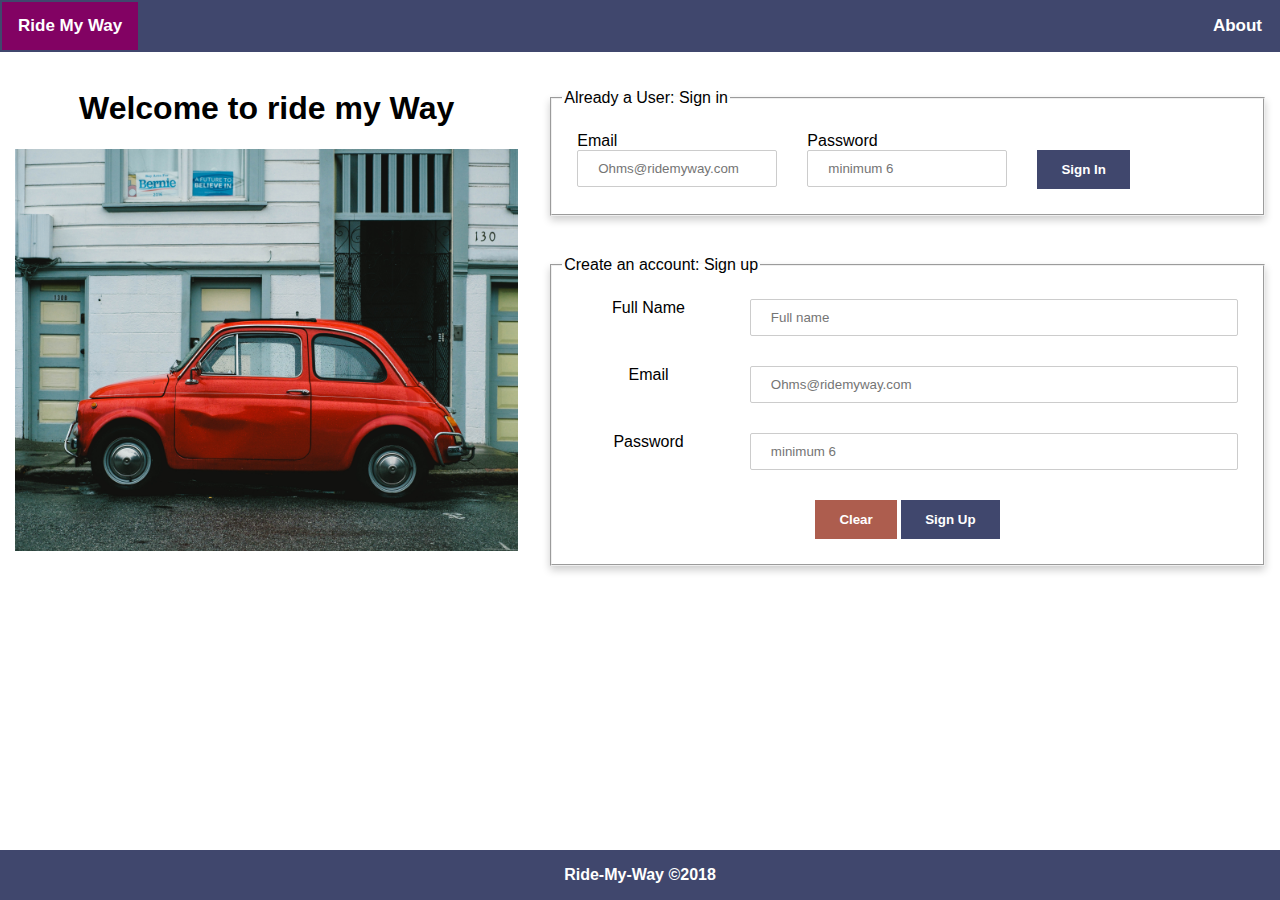
<file: index.html>
<!DOCTYPE html>
<html lang="en">
<head>
    <meta charset="UTF-8">
    <meta name="viewport" content="width=device-width, initial-scale=1.0">
    <meta http-equiv="X-UA-Compatible" content="ie=edge">
    <title>Ridemyway</title>
    <link rel="stylesheet" type="text/css" href="UI/css/app.css">
</head>
<body>
    <nav class="navbar success">
        <a class="brand nav-link info" href="#">Ride My Way</a>
        <div class="nav-menu">
            <a class="nav-link" href="#">About</a>
        </div>
    </nav>

    <div class="row">
        <div class="col-5">
            <h1 class="align-center">Welcome to ride my Way</h1>
            <img class="img-fit" src="UI/images/ride.jpg">
        </div>
        <div class="col-7">
            <br>
            <fieldset class="card">
                <legend>Already a User: Sign in</legend>
                <form action="UI/pages/home.html">
                    <div class="row">
                        <div class="col-4">
                            <label for="email">Email</label>
                            <input type="email" id="email" name="email" placeholder="Ohms@ridemyway.com" required>
                        </div>

                        <div class="col-4">
                            <label for="password">Password</label>
                            <input type="password" id="password" name="password" placeholder="minimum 6" required>
                        </div>
                        <div class="col-4">
                            <br><button class="btn success" type="submit">Sign In</button>
                        </div>
                    </div>
                </form>
            </fieldset>

            <br><br>

            <fieldset class="card">
                <legend>Create an account: Sign up</legend>
                <form action="index.html">
                    <div class="row align-center">
                        <div class="col-3">
                            <label for="name">Full Name</label>
                        </div>
                        <div class="col-9">
                            <input type="text" id="name" name="name" placeholder="Full name" required><br>
                        </div>
                    </div>
                    <div class="row align-center">
                        <div class="col-3">
                            <label for="email">Email</label>
                        </div>
                        <div class="col-9">
                            <input type="email" id="email" name="email" placeholder="Ohms@ridemyway.com" required><br>
                        </div>
                    </div>
                    <div class="row align-center">
                        <div class="col-3">
                            <label for="password">Password</label>
                        </div>
                        <div class="col-9">
                            <input type="password" id="password" name="password" placeholder="minimum 6" required><br>
                        </div>
                    </div>
                    <div class="row">
                        <div class="col-12 align-center">
                            <button class="btn warning" type="cancel">Clear</button>
                            <button class="btn success" type="submit">Sign Up</button>
                        </div>
                    </div>
                </form>
            </fieldset>
        </div>
    </div>

    <footer class="success align-center">
        <p class="footer-text">Ride-My-Way &copy;2018</p>
    </footer>
</body>

</html>
</file>
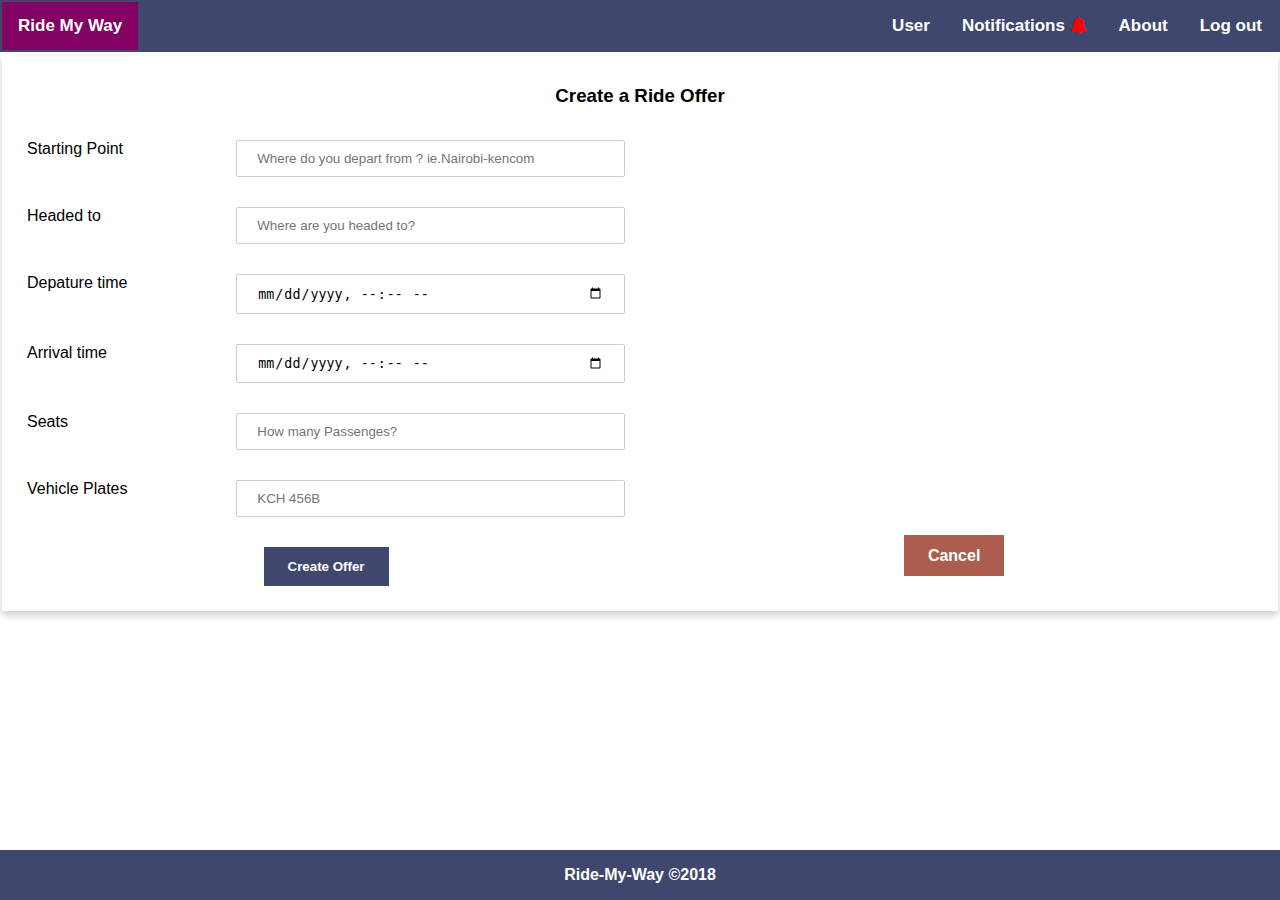
<file: UI/pages/create_ride.html>
<!DOCTYPE html>
<html lang="en">
<head>
    <meta charset="UTF-8">
    <meta name="viewport" content="width=device-width, initial-scale=1.0">
    <meta http-equiv="X-UA-Compatible" content="ie=edge">
    <link rel="stylesheet" href="https://cdnjs.cloudflare.com/ajax/libs/font-awesome/4.7.0/css/font-awesome.min.css">
    <link rel="stylesheet" type="text/css" href="../css/app.css">
    <title>Ride-Create</title>
</head>
<body>
    <nav class="navbar success">
        <a class="brand nav-link info" href="home.html">Ride My Way</a>
        <div class="nav-menu">
            <a class="nav-link" href="../../index.html">Log out</a>
            <a class="nav-link" href="#">About</a>
            <a class="nav-link" href="alerts.html">Notifications
                <i class="fa fa-bell" style="color:red;"></i>
            </a>
            <a class="nav-link" href="user.html">User</a>
        </div>
    </nav>
    <div class="row">
        <div class="col-12 card">
            <h3 class="modal-title">Create a Ride Offer</h3>
            
            <form action="home.html">
                <div class="row">
                    <div class="col-2"><label for="depature">Starting Point</label></div>
                    <div class="col-4">
                        <input type="text" name="starting_point" placeholder="Where do you depart from ? ie.Nairobi-kencom" required/>
                    </div>
                </div>
                <div class="row">
                    <div class="col-2"><label for="destination">Headed to</label></div>
                    <div class="col-4">
                        <input type="text" name="destination" placeholder="Where are you headed to?" required/>
                    </div>
                </div>
                <div class="row">
                    <div class="col-2"><label for="departure_time">Depature time</label></div>
                    <div class="col-4">
                        <input type="datetime-local" name="departure_time" required>
                    </div>
                </div>
                <div class="row">
                    <div class="col-2"><label for="arrival_time">Arrival time</label></div>
                    <div class="col-4">
                        <input type="datetime-local" name="arrival_time" required>
                    </div>
                </div>
                <div class="row">
                    <div class="col-2"><label for="seat">Seats</label></div>
                    <div class="col-4">
                        <input type="number" name="seat" placeholder="How many Passenges?" 
                            max="20" min="1" required>
                    </div>
                </div>
                <div class="row">
                    <div class="col-2"><label for="vehicle_plate">Vehicle Plates</label></div>
                    <div class="col-4">
                        <input type="text" name="vehicle_plate" placeholder="KCH 456B" 
                            max="20" min="1" required>
                    </div>
                </div>
                <div class="row">
                        <div class="col-6 align-center">
                            <button type="submit" class="btn success">Create Offer</button>
                        </div>
                    </form>
                        <div class="col-6 align-center">
                            <a href="home.html" type="cancel" class="btn warning">Cancel</a>
                        </div>
                </div>
        </div>
    </div>
    
    <footer class="success align-center">
        <p class="footer-text">Ride-My-Way &copy;2018</p>
    </footer>

<style type="text/css">
td a.btn{
    padding:inherit;
}

td a.btn:hover{
    opacity: 0.2;
}
</style>  

</body>
</html>
</file>
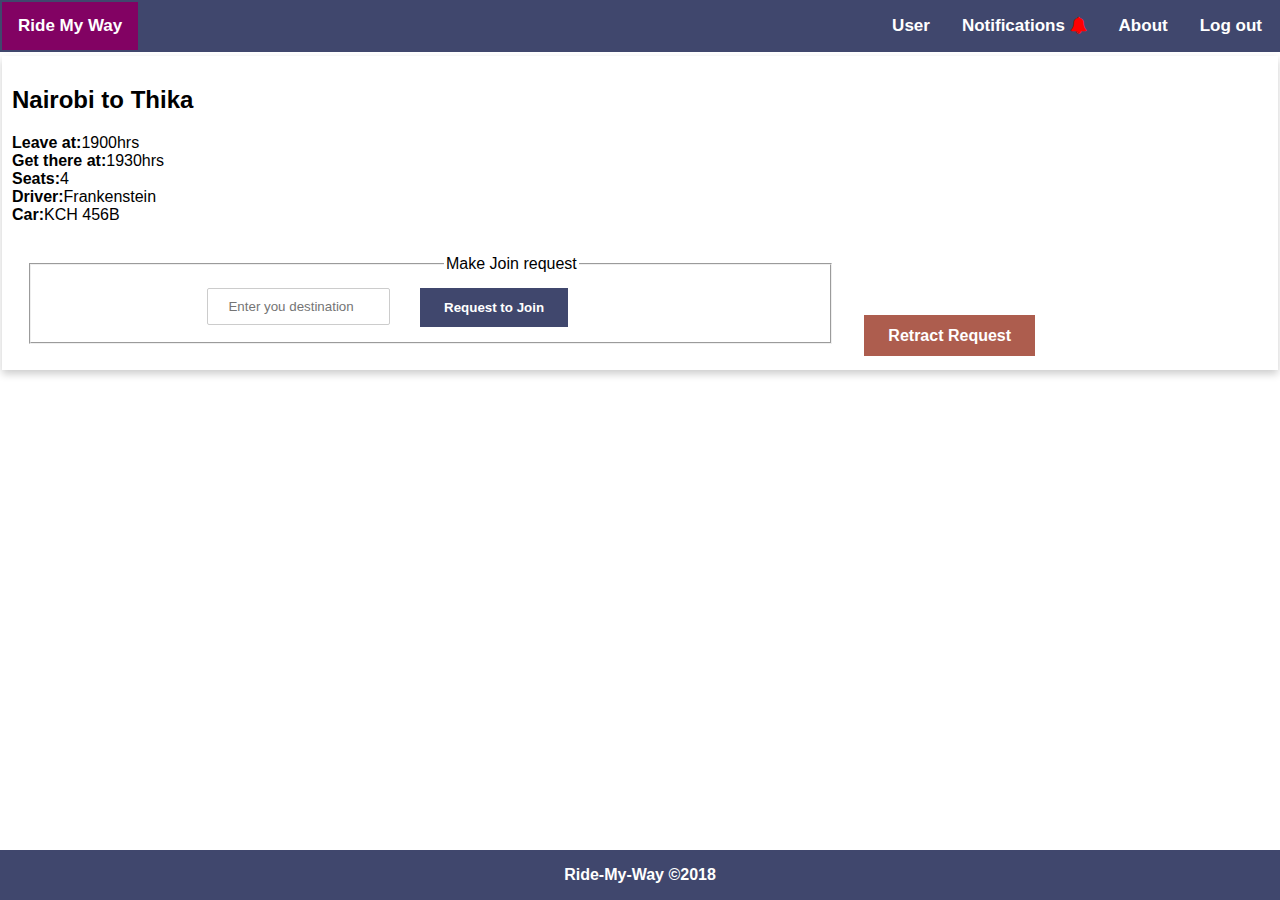
<file: UI/pages/ride.html>
<!DOCTYPE html>
<html lang="en">
<head>
    <meta charset="UTF-8">
    <meta name="viewport" content="width=device-width, initial-scale=1.0">
    <meta http-equiv="X-UA-Compatible" content="ie=edge">
    <link rel="stylesheet" href="https://cdnjs.cloudflare.com/ajax/libs/font-awesome/4.7.0/css/font-awesome.min.css">
    <link rel="stylesheet" type="text/css" href="../css/app.css">
    <title>Ride</title>
</head>
<body>
    <nav class="navbar success">
        <a class="brand nav-link info" href="home.html">Ride My Way</a>
        <div class="nav-menu">
            <a class="nav-link" href="../../index.html">Log out</a>
            <a class="nav-link" href="#">About</a>
            <a class="nav-link" href="alerts.html">Notifications
                <i class="fa fa-bell" style="color:red;"></i>
            </a>
            <a class="nav-link" href="user.html">User</a>
        </div>
    </nav>
    <div class="row">
        <div class="col-12 card">
            <h2>Nairobi to Thika</h2>
            <p><b>Leave at:</b>1900hrs<br>
                <b>Get there at:</b>1930hrs<br>
                <b>Seats:</b>4<br>
                <b>Driver:</b>Frankenstein<br>
                <b>Car:</b>KCH 456B
            </p>
            <div class="row">
                <div class="col-8">
                    <fieldset style="padding: 0 0 0 20%;">
                        <legend class="align-center">Make Join request</legend>
                        <div class="row">
                            <form action="home.html">
                            <div class="col-4">
                                <input type="text" placeholder="Enter you destination" required/>
                            </div>
                            <div class="col-4">
                                <button type="submit" class="btn success">Request to Join</button>
                            </div>
                            </form>
                        </div>
                        
                    </fieldset>
                    
                </div>
                <div class="col-3">
                    <br><br><br><br>
                    <a class="btn warning" href="home.html">Retract Request</a>
                </div>
            </div> 
        </div>
    </div>
    
    <footer class="success align-center">
        <p class="footer-text">Ride-My-Way &copy;2018</p>
    </footer>

<style type="text/css">
td a.btn{
    padding:inherit;
}

td a.btn:hover{
    opacity: 0.2;
}
</style>  

</body>
</html>
</file>
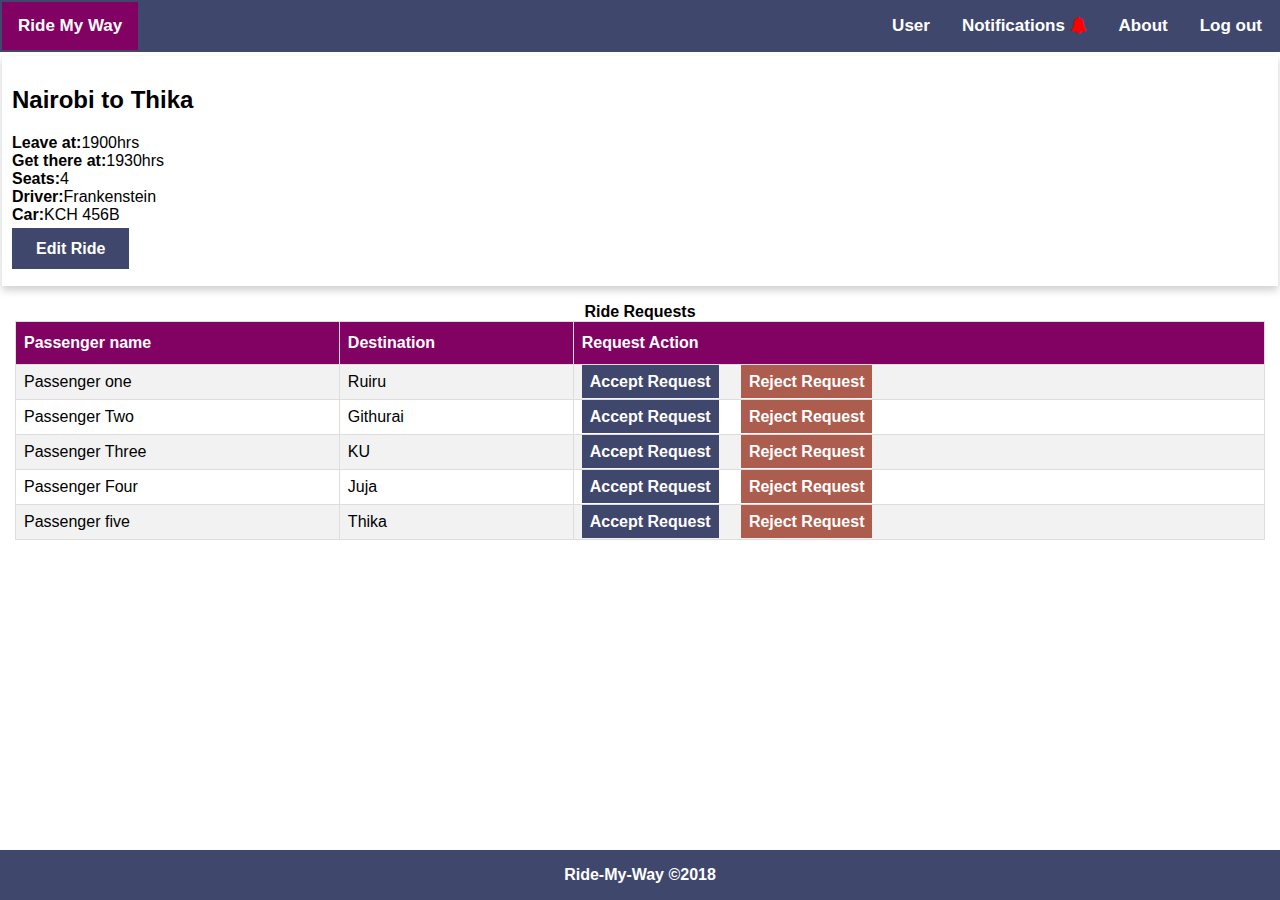
<file: UI/pages/ride_owner.html>
<!DOCTYPE html>
<html lang="en">
<head>
    <meta charset="UTF-8">
    <meta name="viewport" content="width=device-width, initial-scale=1.0">
    <meta http-equiv="X-UA-Compatible" content="ie=edge">
    <link rel="stylesheet" href="https://cdnjs.cloudflare.com/ajax/libs/font-awesome/4.7.0/css/font-awesome.min.css">
    <link rel="stylesheet" type="text/css" href="../css/app.css">
    <title>Ride</title>
</head>
<body>
    <nav class="navbar success">
        <a class="brand nav-link info" href="home.html">Ride My Way</a>
        <div class="nav-menu">
            <a class="nav-link" href="../../index.html">Log out</a>
            <a class="nav-link" href="#">About</a>
            <a class="nav-link" href="alerts.html">Notifications
                <i class="fa fa-bell" style="color:red;"></i>
            </a>
            <a class="nav-link" href="user.html">User</a>
        </div>
    </nav>
    <div class="row">
        <div class="col-12 card">
            <h2>Nairobi to Thika</h2>
            <p><b>Leave at:</b>1900hrs<br>
                <b>Get there at:</b>1930hrs<br>
                <b>Seats:</b>4<br>
                <b>Driver:</b>Frankenstein<br>
                <b>Car:</b>KCH 456B
            </p>
            <a href="update_ride.html" class="btn success" >Edit Ride</a>
            <br><br
        </div>
        
    </div>
    <div class="row">
        <div class="col-12">
            <table id="ride_requests">
                <caption>Ride Requests</caption>
                <tr>
                    <th class="info">Passenger name</th>
                    <th class="info">Destination</th>
                    <th class="info">Request Action</th>
                </tr>

                <tr>
                    <td>Passenger one</td>
                    <td>Ruiru</td>
                    <td style="align-items: center;">
                        <a class="btn success" href="#">Accept Request</a>&nbsp;&nbsp;&nbsp;&nbsp;
                        <a class="btn warning" href="#">Reject Request</a>
                    </td>
                </tr>
                <tr>
                    <td>Passenger Two</td>
                    <td>Githurai</td>
                    <td style="align-items: center;">
                        <a class="btn success" href="#">Accept Request</a>&nbsp;&nbsp;&nbsp;&nbsp;
                        <a class="btn warning" href="#">Reject Request</a>
                    </td>
                </tr>
                <tr>
                    <td>Passenger Three</td>
                    <td>KU</td>
                    <td style="align-items: center;">
                        <a class="btn success" href="#">Accept Request</a>&nbsp;&nbsp;&nbsp;&nbsp;
                        <a class="btn warning" href="#">Reject Request</a>
                    </td>
                </tr>
                <tr>
                    <td>Passenger Four</td>
                    <td>Juja</td>
                    <td style="align-items: center;">
                        <a class="btn success" href="#">Accept Request</a>&nbsp;&nbsp;&nbsp;&nbsp;
                        <a class="btn warning" href="#">Reject Request</a>
                    </td>
                </tr>
                <tr>
                    <td>Passenger five</td>
                    <td>Thika</td>
                    <td style="align-items: center;">
                        <a class="btn success" href="#">Accept Request</a>&nbsp;&nbsp;&nbsp;&nbsp;
                        <a class="btn warning" href="#">Reject Request</a>
                    </td>
                </tr>

            </table>
        </div>
    </div>
    <footer class="success align-center">
        <p class="footer-text">Ride-My-Way &copy;2018</p>
    </footer>

<style type="text/css">
td a.btn{
    padding:inherit;
}

td a.btn:hover{
    opacity: 0.2;
}
</style>  

</body>
</html>
</file>
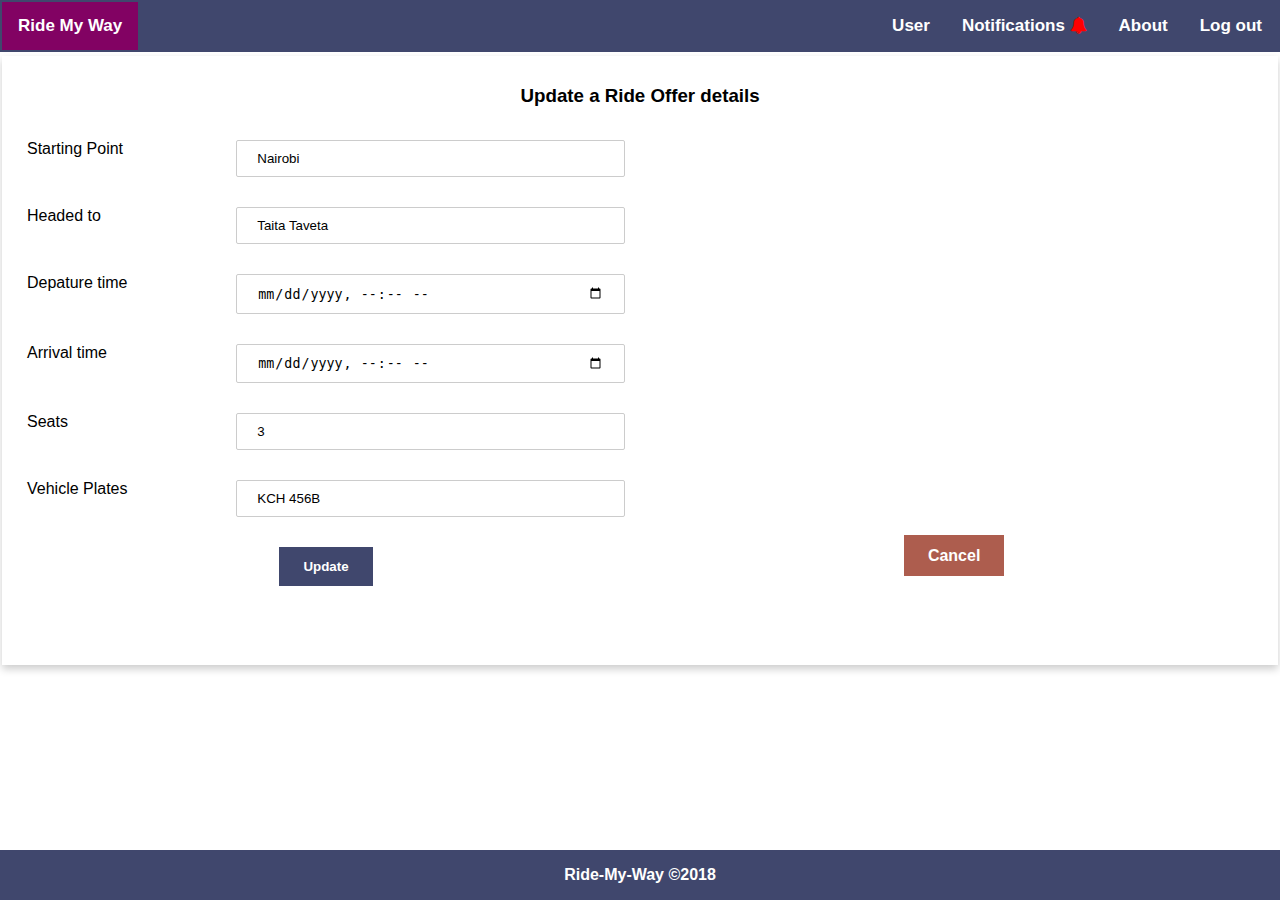
<file: UI/pages/update_ride.html>
<!DOCTYPE html>
<html lang="en">
<head>
    <meta charset="UTF-8">
    <meta name="viewport" content="width=device-width, initial-scale=1.0">
    <meta http-equiv="X-UA-Compatible" content="ie=edge">
    <link rel="stylesheet" href="https://cdnjs.cloudflare.com/ajax/libs/font-awesome/4.7.0/css/font-awesome.min.css">
    <link rel="stylesheet" type="text/css" href="../css/app.css">
    <title>Ride-Update</title>
</head>
<body>
    <nav class="navbar success">
        <a class="brand nav-link info" href="home.html">Ride My Way</a>
        <div class="nav-menu">
            <a class="nav-link" href="../../index.html">Log out</a>
            <a class="nav-link" href="#">About</a>
            <a class="nav-link" href="alerts.html">Notifications
                <i class="fa fa-bell" style="color:red;"></i>
            </a>
            <a class="nav-link" href="user.html">User</a>
        </div>
    </nav>
    <div class="row">
        <div class="col-12 card">
            <h3 class="modal-title">Update a Ride Offer details</h3>
            
            <form action="home.html">
                <div class="row">
                    <div class="col-2"><label for="depature">Starting Point</label></div>
                    <div class="col-4">
                        <input type="text" name="starting_point" 
                            value="Nairobi"
                            placeholder="Where do you depart from?" required/>
                    </div>
                </div>
                <div class="row">
                    <div class="col-2"><label for="destination">Headed to</label></div>
                    <div class="col-4">
                        <input type="text"
                        value="Taita Taveta" 
                        name="destination" placeholder="Where are you headed to?" required/>
                    </div>
                </div>
                <div class="row">
                    <div class="col-2"><label for="departure_time">Depature time</label></div>
                    <div class="col-4">
                        <input type="datetime-local" name="departure_time" required>
                    </div>
                </div>
                <div class="row">
                    <div class="col-2"><label for="arrival_time">Arrival time</label></div>
                    <div class="col-4">
                        <input type="datetime-local" name="arrival_time" required>
                    </div>
                </div>
                <div class="row">
                    <div class="col-2"><label for="seat">Seats</label></div>
                    <div class="col-4">
                        <input type="number" name="seat" value="3" 
                            max="20" min="1" required>
                    </div>
                </div>
                <div class="row">
                    <div class="col-2"><label for="vehicle_plate">Vehicle Plates</label></div>
                    <div class="col-4">
                        <input type="text" name="vehicle_plate" value="KCH 456B" 
                            max="20" min="1" required>
                    </div>
                </div>
                <div class="row">
                        <div class="col-6 align-center">
                            <button type="submit" class="btn success">Update</button>
                        </div>
                    </form>
                        <div class="col-6 align-center">
                            <a href="home.html" class="btn warning">Cancel</a>
                        </div>
                </div>
            <br><br><br>  
        </div>
    </div>
    
    <footer class="success align-center">
        <p class="footer-text">Ride-My-Way &copy;2018</p>
    </footer>

<style type="text/css">
td a.btn{
    padding:inherit;
}

td a.btn:hover{
    opacity: 0.2;
}
</style>  

</body>
</html>
</file>
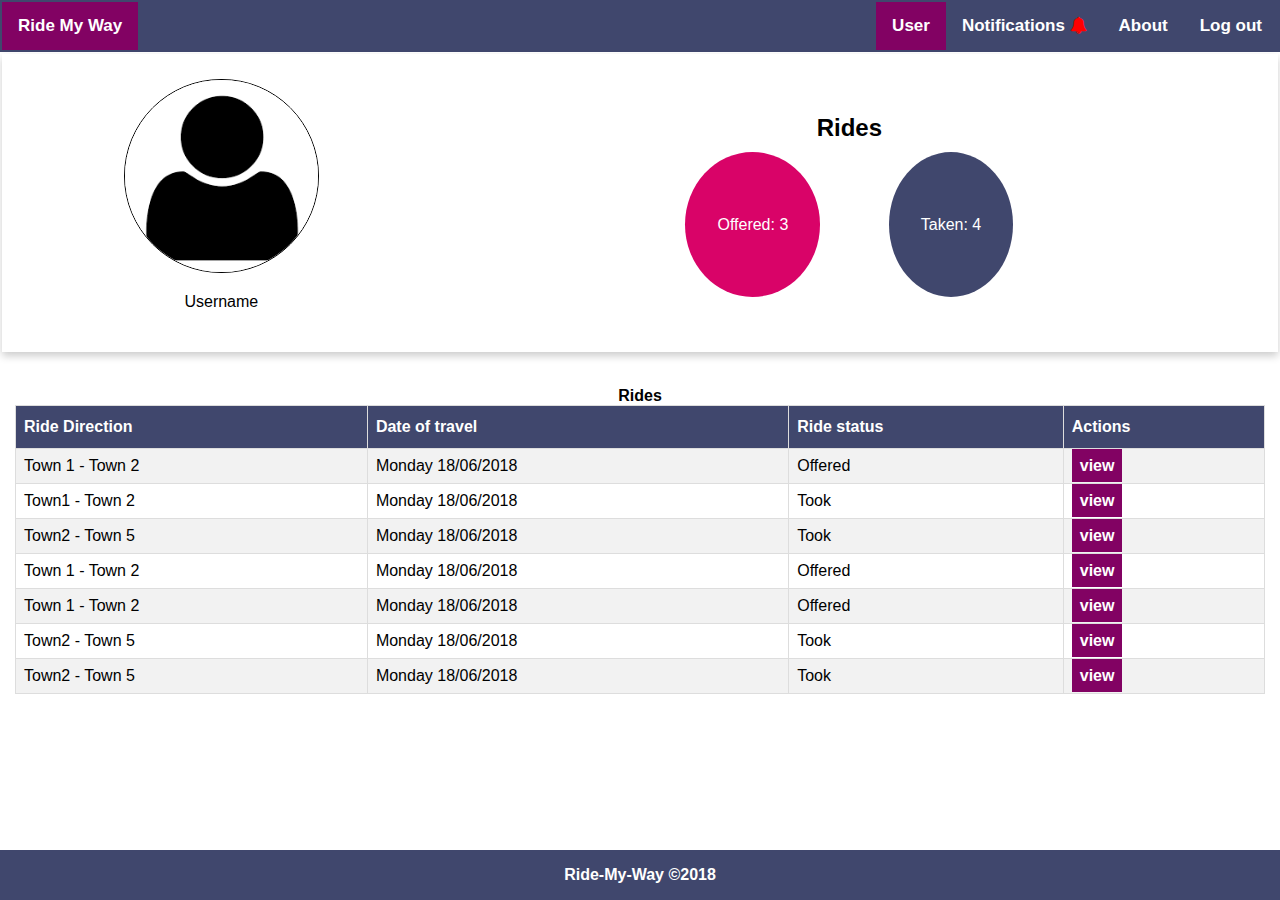
<file: UI/pages/user.html>
<!DOCTYPE html>
<html lang="en">
<head>
    <meta charset="UTF-8">
    <meta name="viewport" content="width=device-width, initial-scale=1.0">
    <meta http-equiv="X-UA-Compatible" content="ie=edge">
    <link rel="stylesheet" href="https://cdnjs.cloudflare.com/ajax/libs/font-awesome/4.7.0/css/font-awesome.min.css">
    <link rel="stylesheet" type="text/css" href="../css/app.css">
    
    <title>Profile</title>
</head>
<body>
    <nav class="navbar success">
        <a class="brand nav-link info" href="home.html">Ride My Way</a>
        <div class="nav-menu">
            <a class="nav-link" href="../../index.html">Log out</a>
            <a class="nav-link" href="#">About</a>
            <a class="nav-link" href="alerts.html">Notifications
                <i class="fa fa-bell" style="color:red;"></i>
            </a>
            <a class="nav-link info" href="user.html">User</a>
        </div>
    </nav>
    <div class="row card">
        <div class="col-4 align-center">
           <img src="../images/user_avatar.png" class="avatar"/>
           <p>Username</p>
        </div>
        <div class="col-8">
            <div class="row">
                <div class="col-12 align-center">
                    <h2><b>Rides</b></h2>
                    <br><br><br>
                    <span class="align-center label danger round-large">Offered: 3</span>
                    <span class="align-center label success round-large">Taken: 4</span>
                </div>
            </div>
        </div>
    </div>
    <div class="row">
        <div class="col-12">
            <br>
            <table id="rides">
                <caption>Rides</caption>
                <tr>
                    <th class="success">Ride Direction</th>
                    <th class="success">Date of travel</th>
                    <th class="success">Ride status</th>
                    <th class="success">Actions</th>
                </tr>
                <tr>
                    <td>Town 1 - Town 2</td>
                    <td>Monday 18/06/2018</td>
                    <td>Offered</td>
                    <td><a href="ride_owner.html" class="btn info">view</a></td>
                </tr>
                <tr>
                    <td>Town1 - Town 2</td>
                    <td>Monday 18/06/2018</td>
                    <td>Took</td>
                    <td><a href="ride.html" class="btn info">view</a></td>
                </tr>
                <tr>
                    <td>Town2 - Town 5</td>
                    <td>Monday 18/06/2018</td>
                    <td>Took</td>
                    <td><a href="ride.html" class="btn info">view</a></td>
                </tr>
                <tr>
                    <td>Town 1 - Town 2</td>
                    <td>Monday 18/06/2018</td>
                    <td>Offered</td>
                    <td><a href="ride_owner.html" class="btn info">view</a></td>
                </tr>
                <tr>
                    <td>Town 1 - Town 2</td>
                    <td>Monday 18/06/2018</td>
                    <td>Offered</td>
                    <td><a href="ride_owner.html" class="btn info">view</a></td>
                </tr>
                <tr>
                    <td>Town2 - Town 5</td>
                    <td>Monday 18/06/2018</td>
                    <td>Took</td>
                    <td><a href="ride.html" class="btn info">view</a></td>
                </tr>
                <tr>
                    <td>Town2 - Town 5</td>
                    <td>Monday 18/06/2018</td>
                    <td>Took</td>
                    <td><a href="ride.html" class="btn info">view</a></td>
                </tr>
            </table>
            <br><br><br><br>
        </div>
    </div>

    <footer class="success align-center">
        <p class="footer-text">Ride-My-Way &copy;2018</p>
    </footer>


<style type="text/css">
    .round-large{
        padding: 4em 2em;
        border-radius: 50%;
        margin:2em;
    }
</style>

</body>
</html>
</file>
<file: UI/css/app.css>
/* Reference w3Schools.com*/

/* Color scheme */
.success{background-color: #40476d;}
.info{background-color:#820263;}

.default{
    background-color:  #eadeda;
    color:black;
}
.warning{background-color: #ad5d4e;}

.danger{background-color: #d90368;}

.text-color-success{color:#40476d;}
/* end of color scheme */

/*alignment classes */
.align-center{
    text-align: center;
}
/* end of alignment classes */

/* Responsive Grid */
* {
    box-sizing: border-box;
}

.row::after {
    content: "";
    clear: both;
    display: table;
}

[class*="col-"] {
    float: left;
    padding: 15px;
}

.col-1 {width: 8.33%;}
.col-2 {width: 16.66%;}
.col-3 {width: 25%;}
.col-4 {width: 33.33%;}
.col-5 {width: 41.66%;}
.col-6 {width: 50%;}
.col-7 {width: 58.33%;}
.col-8 {width: 66.66%;}
.col-9 {width: 75%;}
.col-10 {width: 83.33%;}
.col-11 {width: 91.66%;}
.col-12 {width: 100%;}

/* end of Responsive grid defination*/

/* input fields */
input[type=text], 
input[type=password], 
input[type=email],
input[type=datetime-local],
input[type=number]{
    width:100%;
    padding: 10px 20px;
    border: 1px solid #ccc;
    border-radius: 2px;
}
/* end of defining input fields*/

/* Define buttons */
.btn{
    padding: 12px 24px;
    border:none;
    cursor:pointer;
    color:white;
    font-weight: bolder;
    text-decoration:none;
}

.btn:hover{
    opacity: 0.5;
}

.label{
    color:white;
    padding:2em;
}

/* end of buttons definations */

/* define cards */
.card{
    box-shadow: 0 4px 8px 0 rgba(0,0,0,0.2);
    transition: 0.3s;
    margin:2px;
    padding:10px;
    width:99.7%;
    height:auto;
}
.card:hover {
    box-shadow: 0 10px 20px 0 rgba(0,0,0,0.2);
}
/* end of defining cards*/

/* define modal box
modal, modal-content, modal-close, 
modal-header modal-footer*/

.modal{
    display:none;
    position: fixed;
    z-index: 1;
    left: 0;
    top:0;
    width: 100%;
    height: 100%;
    overflow: auto;
    background-color: rgb(0,0,0);
    background-color: rgba(0,0,0,0.4);
    padding-top: 100px;
}

.modal-content{
    position: relative;
    background-color: #f5efed;
    margin:auto;
    padding:10px;
    border: 1px solid #888888;
    width:80%
}

.modal-close{
    color: #aaa;
    float: right;
    font-size: 28px;
    font-weight: bold;
}

.modal-close:hover, 
.modal-close:focus{
    color: black;
    text-decoration: none;
    cursor: pointer;
}

.modal-header{padding:2px 10px;}

.modal-title{text-align: center;}

.modal-body{padding: 2px 16px;}

.modal-footer{padding:2px 16px;}

/* End of modal defination*/


body{
    margin:0;
    font-family: Arial, Helvetica, sans-serif;
}

/* navigation bar */
.navbar{
    overflow: hidden;
    top: 0;
    left: 0;
    width:100%;
    margin-bottom: 2px;
    padding:2px;
}


.brand{
    float: left;
}

.nav-menu a{
    float:right;
    display: block;
}

/* for nav bar links*/
.nav-link{
    text-align: center; 
    padding: 14px 16px;
    text-decoration: none;
    font-size: 17px;
    color: white;
    font-weight: bold;
}

.nav-menu a:hover{
    background-color: #eadeda; 
    color: #40476d;
}

footer{
    content: "";
    margin-top:100px;
    clear: both;
    position: fixed;
    bottom: 0;
    width:100%;
    left:0;
}

.footer-text{
    color: white;
    font-weight: bold;
}

.img-fit{
    max-width: 100%;
    height: auto;
    object-fit: cover;
}

img.avatar{
    border:1px solid black;
    width:50%;
    height:80%;
    border-radius: 50%;
}

/* Define table */
table{
    width:100%;
    border-collapse: collapse;
}

table caption{
    font-weight: bold;
}

table td, 
table th {
border: 1px solid #ddd;
padding: 8px;
}

table tr:nth-child(even){background-color: #f2f2f2;}

table tr:hover {background-color: #ddd;}
table th {
    padding-top: 12px;
    padding-bottom: 12px;
    text-align: left;
    color: white;
}

td a.btn{
    padding:inherit;
}

td a.btn:hover{
    opacity: 0.2;
}
/* End of Table Definition*/
</file>
